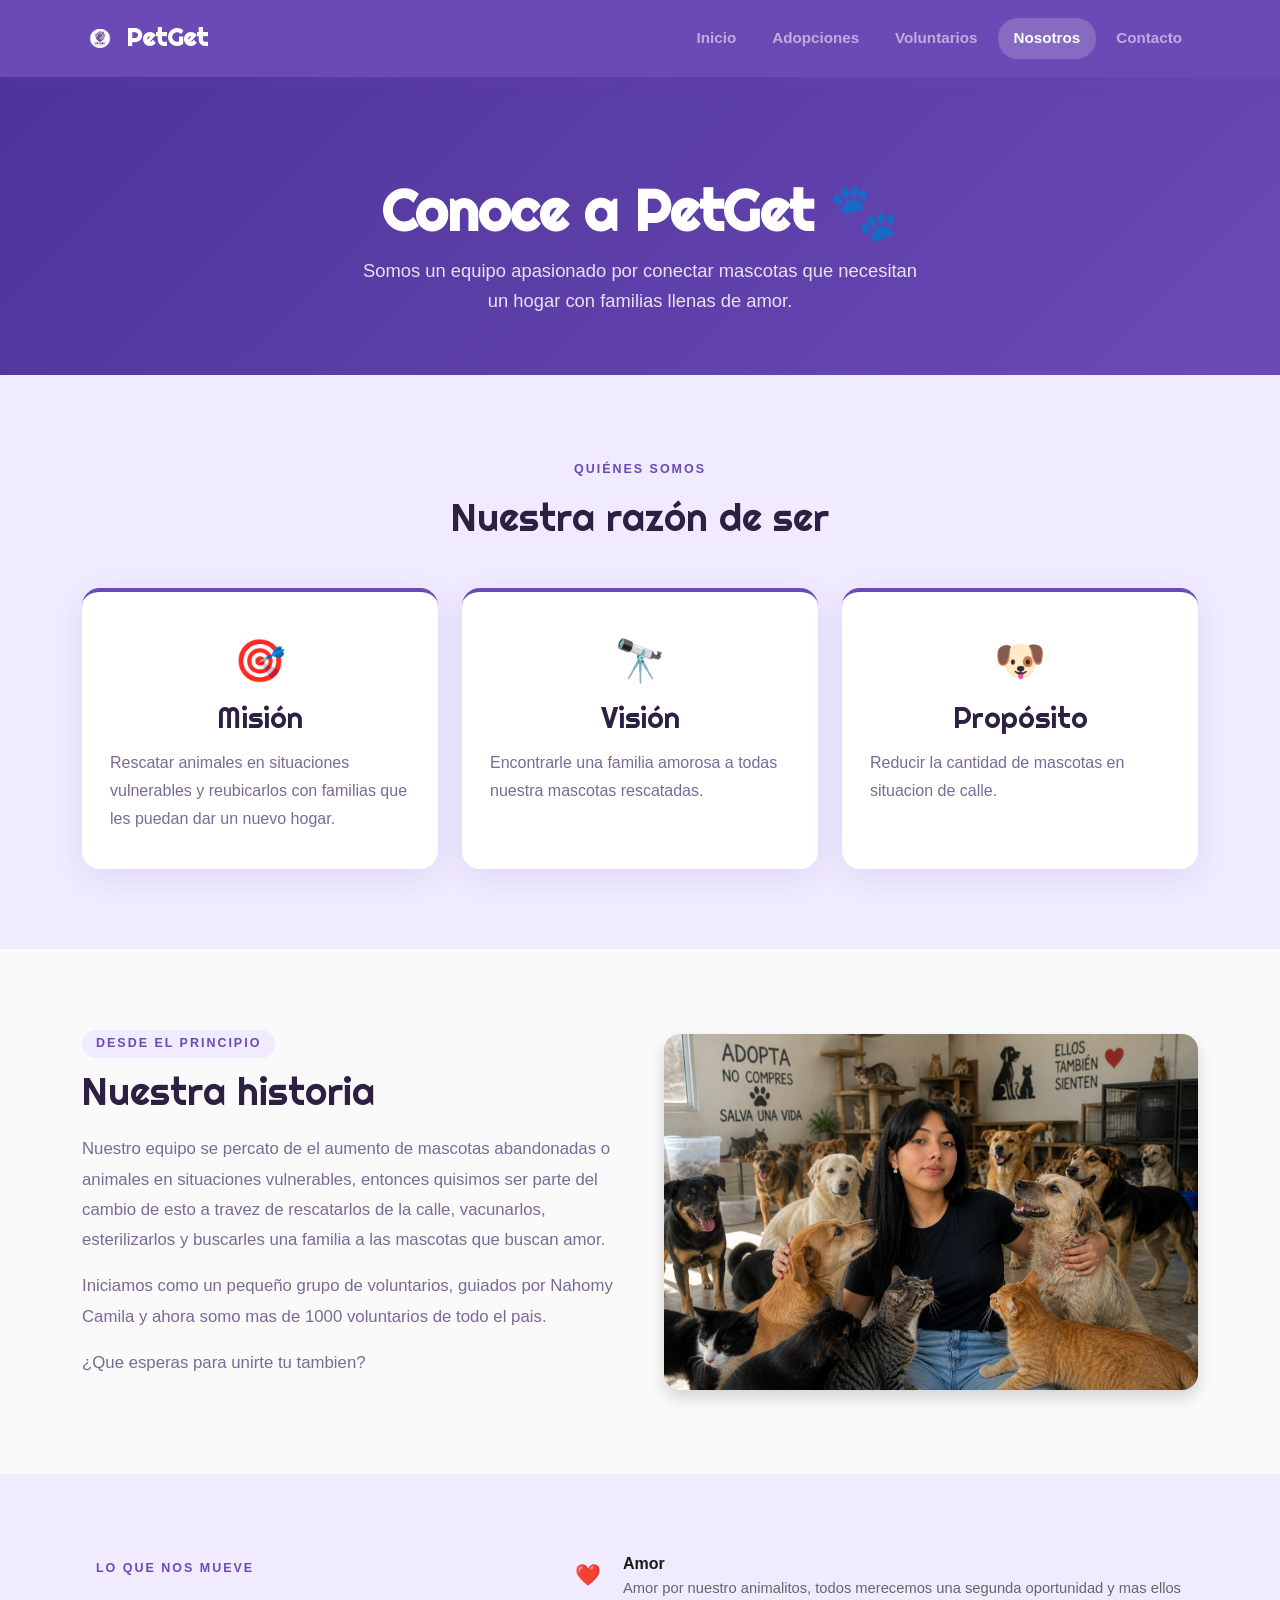
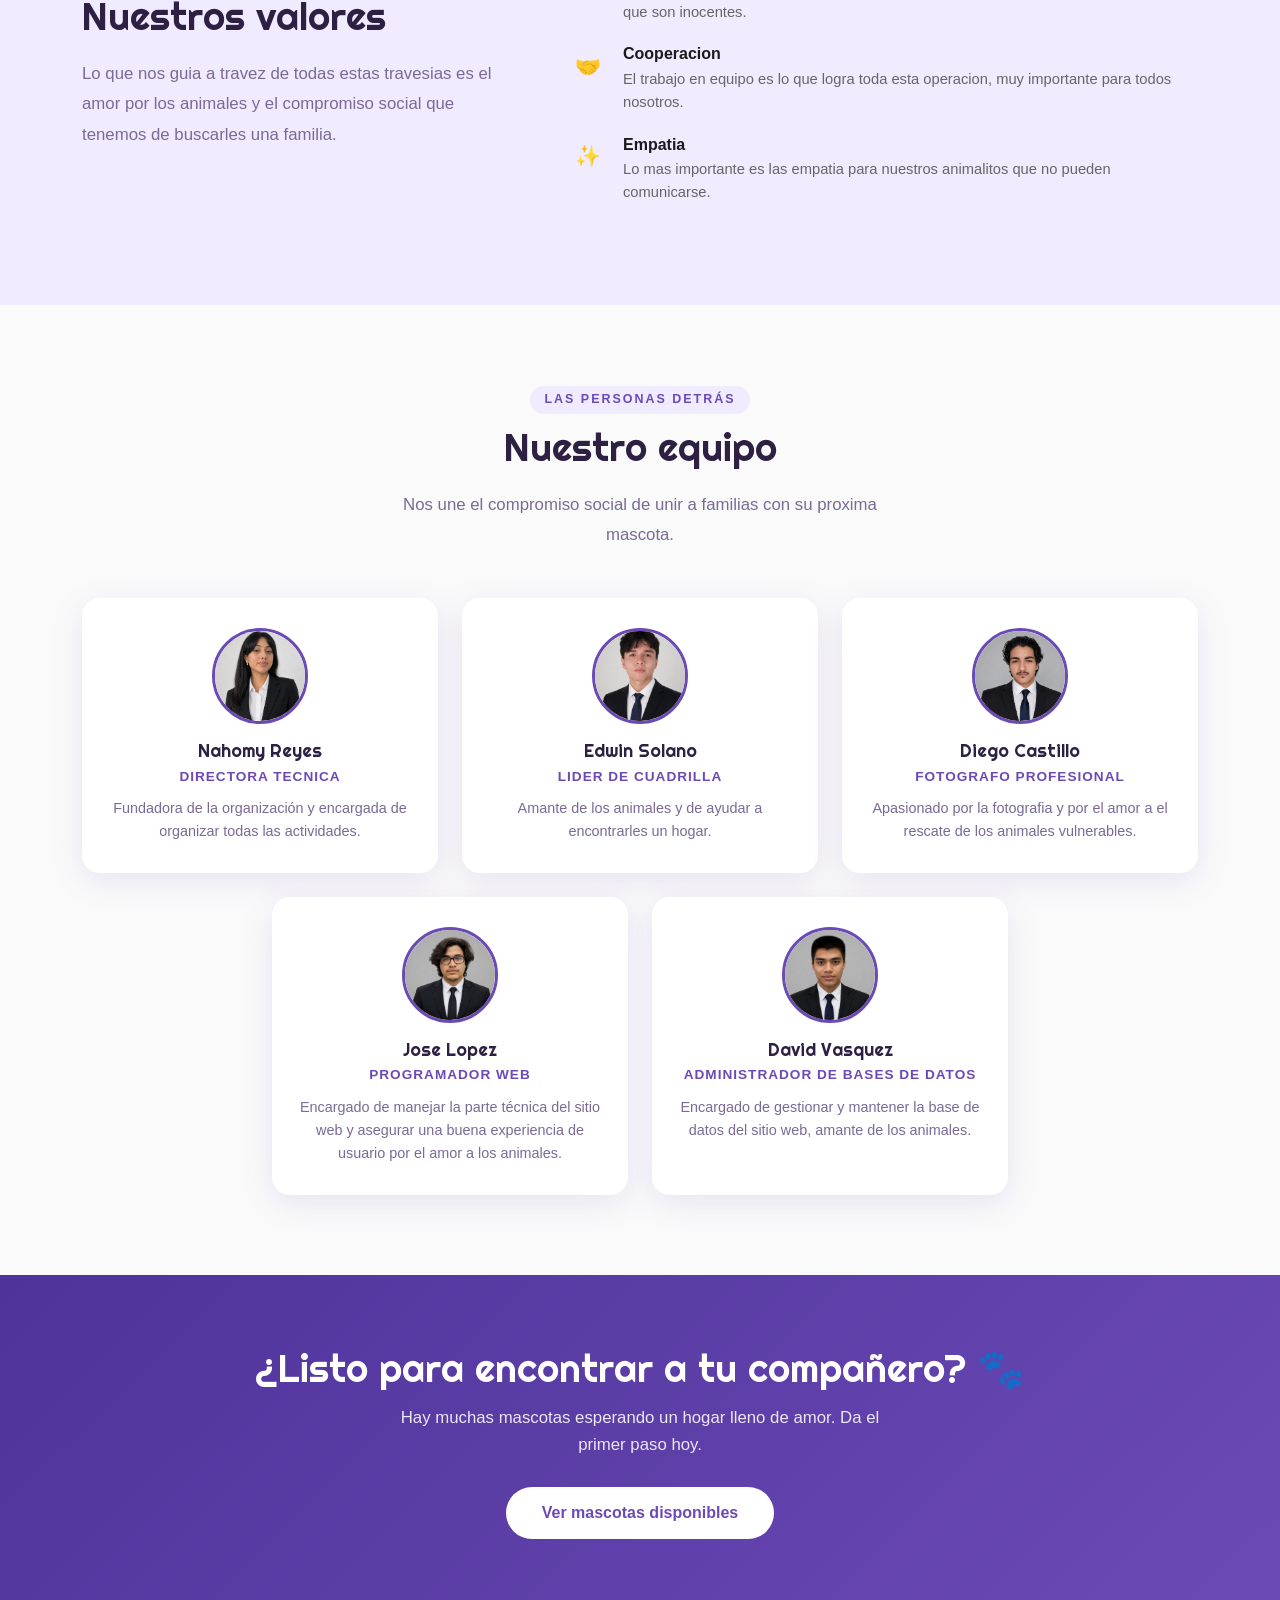
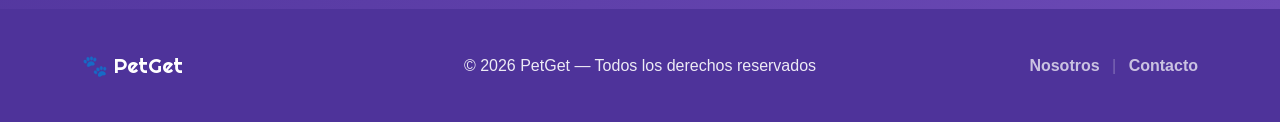
<file: pages/nosotros.html>
<!DOCTYPE html>
<html lang="es">

<head>
    <meta charset="UTF-8">
    <meta name="viewport" content="width=device-width, initial-scale=1.0">
    <title>PetGet — Nosotros</title>
    <link href="https://cdn.jsdelivr.net/npm/bootstrap@5.3.3/dist/css/bootstrap.min.css" rel="stylesheet">
    <link rel="stylesheet" href="../css/styles.css">
    <link href="https://fonts.googleapis.com/css2?family=Righteous&display=swap" rel="stylesheet">
    <link rel="icon" type="image/x-icon" href="../img/logo petget.ico" >

    <style>
        /* ── Hero de la página ── */
        .page-hero {
            background: linear-gradient(135deg, var(--purple-dark) 0%, var(--purple) 100%);
            color: #fff;
            padding: 100px 0 60px;
            text-align: center;
        }

        .page-hero h1 {
            font-family: 'Righteous', cursive;
            font-size: clamp(2rem, 5vw, 3.5rem);
            font-weight: 800;
            margin-bottom: 12px;
        }

        .page-hero p {
            font-size: 1.15rem;
            opacity: .85;
            max-width: 560px;
            margin: 0 auto;
        }

        /* ── Secciones genéricas ── */
        .about-section {
            padding: 80px 0;
        }

        .about-section:nth-of-type(even) {
            background: var(--purple-pale);
        }

        /* Sobreescribimos .section-label para esta página (hereda el del CSS global) */
        .about-section .section-label {
            background: var(--purple-pale);
            color: var(--purple);
        }

        .about-section .section-title {
            font-family: 'Righteous', cursive;
            color: var(--text);
            margin-bottom: 20px;
        }

        .section-body {
            font-size: 1.05rem;
            color: var(--muted);
            line-height: 1.8;
        }

        /* ── Tarjetas de Misión / Visión / Propósito ── */
        .mvv-card {
            background: #fff;
            border-radius: 18px;
            padding: 36px 28px;
            box-shadow: var(--card-shadow);
            border-top: 4px solid var(--purple);
            height: 100%;
            transition: transform .3s ease, box-shadow .3s ease;
        }

        .mvv-card:hover {
            transform: translateY(-6px);
            box-shadow: 0 16px 40px rgba(108, 74, 182, 0.22);
        }

        .mvv-icon {
            font-size: 2.6rem;
            margin-bottom: 6px;
            display: block;
        }

        .mvv-card h3 {
            font-family: 'Righteous', cursive;
            font-size: 1.8rem;
            color: var(--text);
            margin-bottom: 14px;
        }

        .mvv-card p {
            color: var(--muted);
            line-height: 1.75;
            margin: 0;
        }

        /* ── Lista de Valores ── */
        .value-list {
            list-style: none;
            padding: 0;
            margin: 0;
        }

        .value-list li {
            display: flex;
            align-items: flex-start;
            gap: 14px;
            margin-bottom: 20px;
        }

        .value-list li .value-icon {
            width: 42px;
            height: 42px;
            min-width: 42px;
            border-radius: 12px;
            background: var(--purple-pale);
            display: flex;
            align-items: center;
            justify-content: center;
            font-size: 1.3rem;
        }

        .value-list li .value-text h4 {
            font-size: 1rem;
            font-weight: 700;
            color: #1a1a1a;
            margin-bottom: 4px;
        }

        .value-list li .value-text p {
            color: #666;
            font-size: .92rem;
            margin: 0;
            line-height: 1.6;
        }

        /* ── Tarjetas del equipo ── */
        .team-card {
            background: #fff;
            border-radius: 18px;
            padding: 30px 20px;
            text-align: center;
            box-shadow: var(--card-shadow);
            height: 100%;
            transition: transform .3s ease;
        }

        .team-card:hover {
            transform: translateY(-5px);
        }

        .team-avatar {
            width: 96px;
            height: 96px;
            border-radius: 50%;
            object-fit: cover;
            margin: 0 auto 16px;
            display: block;
            border: 3px solid var(--purple);
        }

        .team-card h4 {
            font-family: 'Righteous', cursive;
            font-size: 1.1rem;
            color: var(--text);
            margin-bottom: 4px;
        }

        .team-card .team-role {
            font-size: .85rem;
            font-weight: 700;
            text-transform: uppercase;
            letter-spacing: 1px;
            color: var(--purple);
            margin-bottom: 10px;
        }

        .team-card p {
            color: var(--muted);
            font-size: .9rem;
            line-height: 1.6;
            margin: 0;
        }

        /* ── CTA final ── */
        .cta-strip {
            background: linear-gradient(135deg, var(--purple-dark) 0%, var(--purple) 100%);
            padding: 70px 0;
            text-align: center;
            color: #fff;
        }

        .cta-strip h2 {
            font-family: 'Righteous', cursive;
            font-size: clamp(1.6rem, 3vw, 2.4rem);
            margin-bottom: 14px;
        }

        .cta-strip p {
            font-size: 1.05rem;
            opacity: .88;
            max-width: 500px;
            margin: 0 auto 28px;
        }

        .btn-cta-white {
            background: #fff;
            color: var(--purple);
            border: none;
            border-radius: 50px;
            padding: 14px 36px;
            font-weight: 700;
            font-size: 1rem;
            transition: transform .25s ease, box-shadow .25s ease;
        }

        .btn-cta-white:hover {
            transform: translateY(-3px);
            box-shadow: 0 10px 25px rgba(239, 236, 247, 0.35);
            color: var(--white);
        }
    </style>
</head>

<body>

    <nav class="navbar navbar-expand-lg navbar-dark">
        <div class="container">
            <a class="navbar-brand fw-bold" href="../index.html">
                <img src="../img/logos.png" alt="PetGet logo" class="img-nav">PetGet
            </a>
            <button class="navbar-toggler" type="button" data-bs-toggle="collapse" data-bs-target="#menu">
                <span class="navbar-toggler-icon"></span>
            </button>
            <div class="collapse navbar-collapse" id="menu">
                <ul class="navbar-nav ms-auto text-center gap-1">
                    <li class="nav-item"><a class="nav-link" href="../index.html">Inicio</a></li>
                    <li class="nav-item"><a class="nav-link" href="adopciones.html">Adopciones</a></li>
                    <li class="nav-item"><a class="nav-link" href="voluntarios.html">Voluntarios</a></li>
                    <li class="nav-item"><a class="nav-link active" href="nosotros.html">Nosotros</a></li>
                    <li class="nav-item"><a class="nav-link" href="contacto.html">Contacto</a></li>
                </ul>
            </div>
        </div>
    </nav>

    <section class="page-hero">
        <div class="container">
            <h1>Conoce a PetGet 🐾</h1>
            <p>Somos un equipo apasionado por conectar mascotas que necesitan un hogar con familias llenas de amor.</p>
        </div>
    </section>

    <section class="about-section">
        <div class="container">
            <div class="text-center mb-5">
                <span class="section-label">Quiénes somos</span>
                <h2 class="section-title">Nuestra razón de ser</h2>
            </div>
            <div class="row g-4">

                <!-- MISIÓN -->
                <div class="col-md-4">
                    <div class="mvv-card">
                        <span class="mvv-icon text-center">🎯</span>
                        <h3 class="text-center">Misión</h3>
                        <p>
                            Rescatar animales en situaciones vulnerables y reubicarlos con familias que les puedan dar
                            un nuevo hogar.
                        </p>
                    </div>
                </div>

                <!-- VISIÓN -->
                <div class="col-md-4">
                    <div class="mvv-card">
                        <span class="mvv-icon text-center">🔭</span>
                        <h3 class="text-center">Visión</h3>
                        <p>
                            Encontrarle una familia amorosa a todas nuestra mascotas rescatadas.
                        </p>
                    </div>
                </div>

                <!-- PROPÓSITO -->
                <div class="col-md-4">
                    <div class="mvv-card">
                        <span class="mvv-icon text-center">🐶</span>
                        <h3 class="text-center">Propósito</h3>
                        <p>
                            Reducir la cantidad de mascotas en situacion de calle.
                        </p>
                    </div>
                </div>

            </div>
        </div>
    </section>

    <!-- Historia-->
    <section class="about-section">
        <div class="container">
            <div class="row align-items-center g-5">
                <div class="col-lg-6">
                    <span class="section-label">Desde el principio</span>
                    <h2 class="section-title">Nuestra historia</h2>
                    <p class="section-body">
                        Nuestro equipo se percato de el aumento de mascotas abandonadas o animales en situaciones
                        vulnerables, entonces quisimos ser parte del cambio de esto a travez de rescatarlos de la calle,
                        vacunarlos, esterilizarlos y buscarles una familia a las mascotas que buscan amor.
                    </p>
                    <p class="section-body mt-3">
                        Iniciamos como un pequeño grupo de voluntarios, guiados por Nahomy Camila y ahora somo mas de
                        1000 voluntarios de todo el pais.
                    </p>
                    <p class="section-body mt-3">
                        ¿Que esperas para unirte tu tambien?
                    </p>
                </div>
                <div class="col-lg-6 text-center">
                    <img src="../img/familia.png" alt="Historia PetGet" class="img-fluid rounded-4 shadow"
                        style="max-height: 400px; height: auto; object-fit:cover; width:100%;">
                </div>
            </div>
        </div>
    </section>

    <!--Valores -->
    <section class="about-section">
        <div class="container">
            <div class="row align-items-start g-5">
                <div class="col-lg-5">
                    <span class="section-label">Lo que nos mueve</span>
                    <h2 class="section-title">Nuestros valores</h2>
                    <p class="section-body">
                        Lo que nos guia a travez de todas estas travesias es el amor por los animales y el compromiso
                        social que tenemos de buscarles una familia.
                    </p>
                </div>
                <div class="col-lg-7">
                    <ul class="value-list">

                        <li>
                            <div class="value-icon">❤️</div>
                            <div class="value-text">
                                <h4>Amor</h4>
                                <p>Amor por nuestro animalitos, todos merecemos una segunda oportunidad y mas ellos que
                                    son inocentes.</p>
                            </div>
                        </li>

                        <li>
                            <div class="value-icon">🤝</div>
                            <div class="value-text">
                                <h4>Cooperacion</h4>
                                <p>El trabajo en equipo es lo que logra toda esta operacion, muy importante para todos
                                    nosotros.</p>
                            </div>
                        </li>

                        <li>
                            <div class="value-icon">✨</div>
                            <div class="value-text">
                                <h4>Empatia</h4>
                                <p>Lo mas importante es las empatia para nuestros animalitos que no pueden comunicarse.
                                </p>
                            </div>
                        </li>

                    </ul>
                </div>
            </div>
        </div>
    </section>

    <!-- Equipo -->
    <section class="about-section">
        <div class="container">
            <div class="text-center mb-5">
                <span class="section-label">Las personas detrás</span>
                <h2 class="section-title">Nuestro equipo</h2>
                <p class="section-body mx-auto" style="max-width:540px;">
                    Nos une el compromiso social de unir a familias con su proxima mascota.
                </p>
            </div>
            <div class="row g-4 justify-content-center">

                <div class="col-sm-6 col-lg-4">
                    <div class="team-card">
                        <div><img src="../img/cami.png" alt="Edwin" class="team-avatar"></div>
                        <h4>Nahomy Reyes</h4>
                        <p class="team-role">Directora Tecnica</p>
                        <p>Fundadora de la organización y encargada de organizar todas las actividades.</p>
                    </div>
                </div>

                <div class="col-sm-6 col-lg-4">
                    <div class="team-card">
                        <div><img src="../img/edwin.png" alt="Edwin" class="team-avatar"></div>
                        <h4>Edwin Solano</h4>
                        <p class="team-role">Lider de cuadrilla</p>
                        <p>Amante de los animales y de ayudar a encontrarles un hogar.</p>
                    </div>
                </div>

                <div class="col-sm-6 col-lg-4">
                    <div class="team-card">
                        <div><img src="../img/diego.png" alt="Diego" class="team-avatar"></div>
                        <h4>Diego Castillo</h4>
                        <p class="team-role">Fotografo Profesional</p>
                        <p>Apasionado por la fotografia y por el amor a el rescate de los animales vulnerables.</p>
                    </div>
                </div>

                <div class="col-sm-6 col-lg-4">
                    <div class="team-card">
                        <div><img src="../img/jose.png" alt="Jose" class="team-avatar"></div>
                        <h4>Jose Lopez</h4>
                        <p class="team-role">Programador Web</p>
                        <p>Encargado de manejar la parte técnica del sitio web y asegurar una buena experiencia de
                            usuario por el amor a los animales.</p>
                    </div>
                </div>

                <div class="col-sm-6 col-lg-4">
                    <div class="team-card">
                        <div><img src="../img/david.png" alt="David" class="team-avatar"></div>
                        <h4>David Vasquez</h4>
                        <p class="team-role">Administrador de bases de datos</p>
                        <p>Encargado de gestionar y mantener la base de datos del sitio web, amante de los animales.</p>
                    </div>
                </div>

            </div>
        </div>
    </section>

    <!-- Cita final -->
    <section class="cta-strip">
        <div class="container">
            <h2>¿Listo para encontrar a tu compañero? 🐾</h2>
            <p>Hay muchas mascotas esperando un hogar lleno de amor. Da el primer paso hoy.</p>
            <a href="adopciones.html" class="btn btn-cta-white">Ver mascotas disponibles</a>
        </div>
    </section>

    <!-- footer -->
    <footer>
        <div class="container">
            <div class="row align-items-center">
                <div class="col-md-4 text-center text-md-start mb-2 mb-md-0">
                    <span class="footer-brand">🐾 PetGet</span>
                </div>
                <div class="col-md-4 text-center mb-2 mb-md-0">
                    <span>© 2026 PetGet — Todos los derechos reservados</span>
                </div>
                <div class="col-md-4 text-center text-md-end">
                    <a href="nosotros.html">Nosotros</a>
                    <span class="mx-2" style="opacity:0.3">|</span>
                    <a href="contacto.html">Contacto</a>
                </div>
            </div>
        </div>
    </footer>

    <script src="https://cdn.jsdelivr.net/npm/bootstrap@5.3.3/dist/js/bootstrap.bundle.min.js"></script>
</body>

</html>
</file>
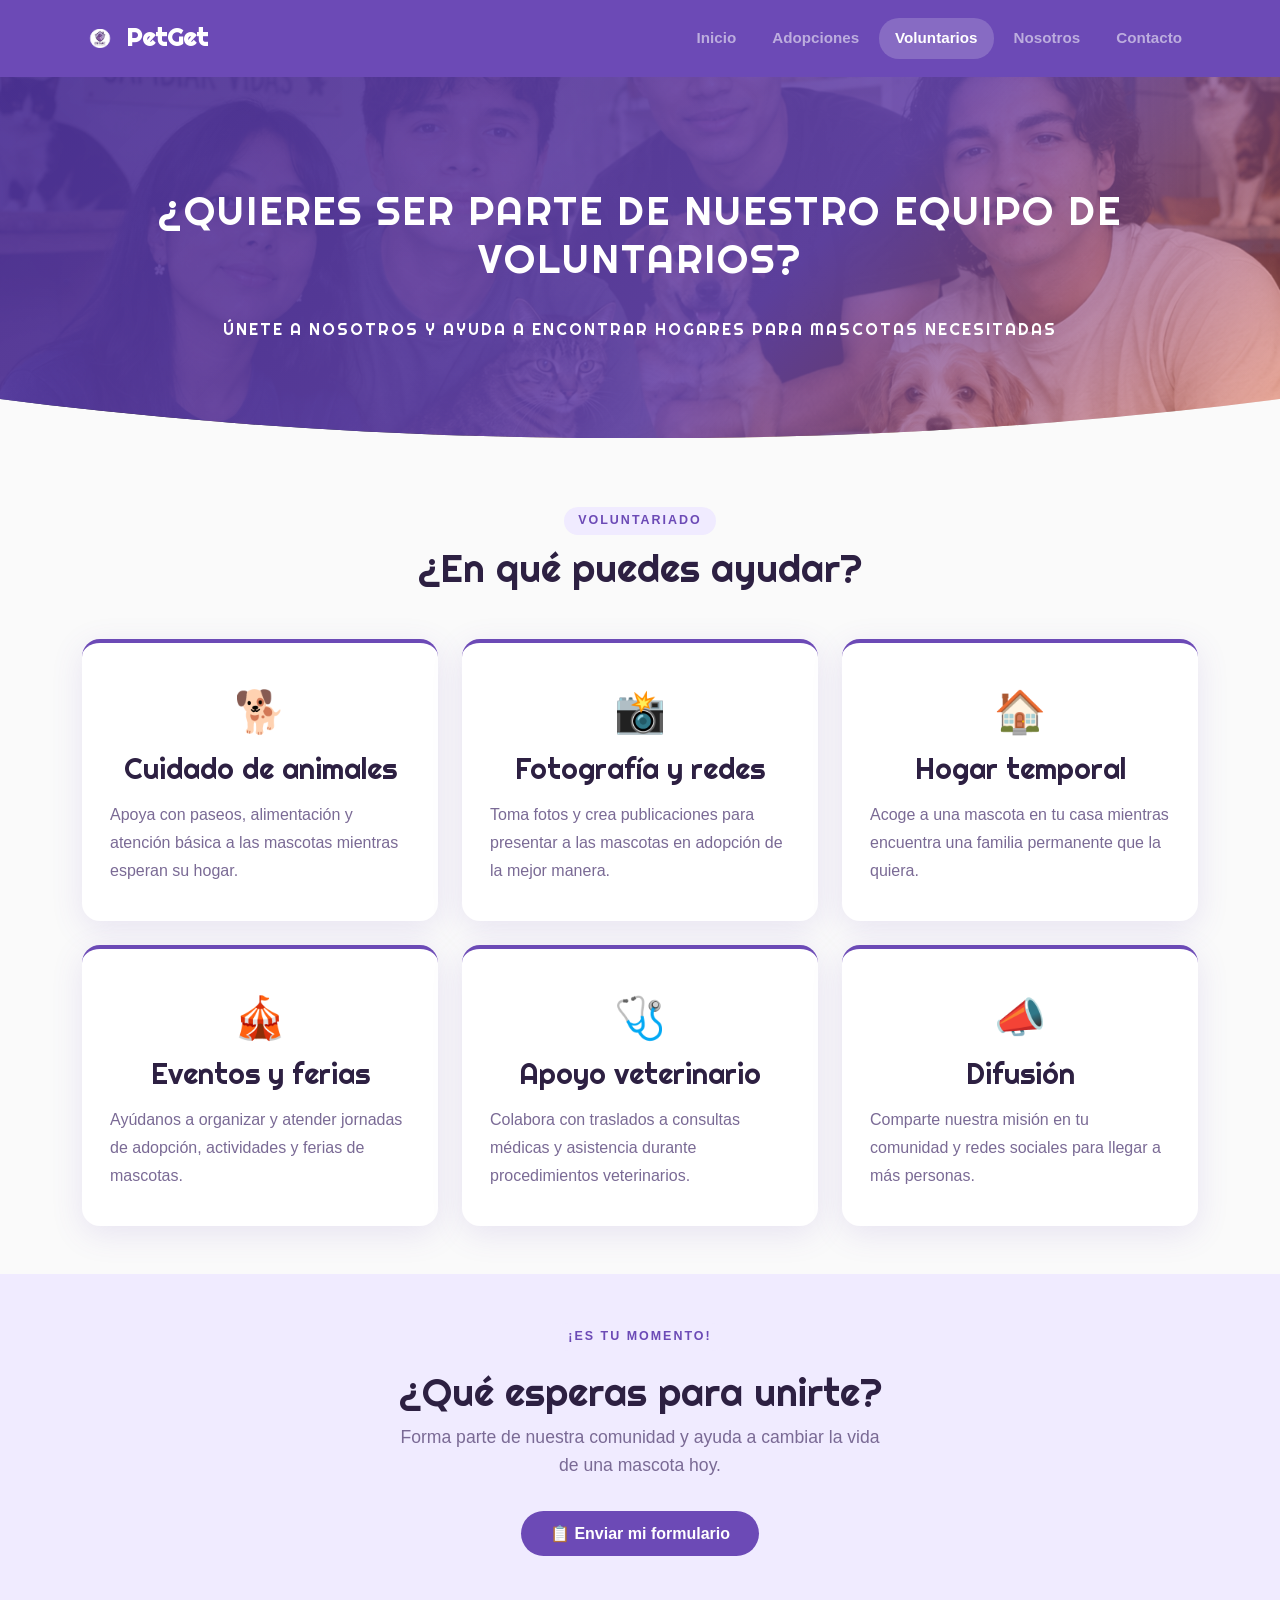
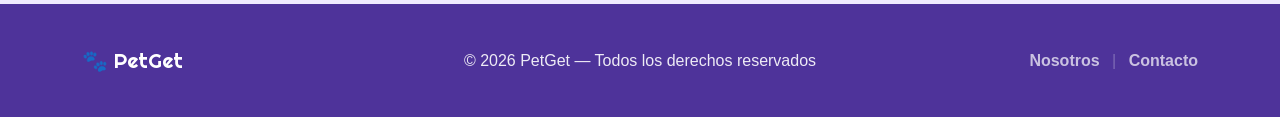
<file: pages/voluntarios.html>
<!DOCTYPE html>
<html lang="es">

<head>
    <meta charset="UTF-8">
    <meta name="viewport" content="width=device-width, initial-scale=1.0">
    <title>PetGet — Nosotros</title>
    <link href="https://cdn.jsdelivr.net/npm/bootstrap@5.3.3/dist/css/bootstrap.min.css" rel="stylesheet">
    <link rel="stylesheet" href="../css/styles.css">
    <link href="https://fonts.googleapis.com/css2?family=Righteous&display=swap" rel="stylesheet">
    <link rel="icon" type="image/x-icon" href="../img/logo petget.ico" >

    <style>
        .catalog-header {
            padding: 110px 20px 80px;
            background:
                linear-gradient(135deg, rgba(78, 51, 154, 0.92) 0%, rgba(108, 74, 182, 0.85) 60%, rgba(255, 112, 67, 0.45) 100%),
                url('../img/EquipoDeVoluntarios.png') center/cover no-repeat;
            color: white;
            text-align: center;
            clip-path: ellipse(110% 100% at 50% 0%);
            margin-bottom: 20px;
            position: relative;
        }

        .catalog-header-volu h1 {
            font-family: 'Righteous', cursive;
            font-size: clamp(2rem, 5vw, 3.2rem);
            letter-spacing: 1.5px;
            text-transform: uppercase;
            margin-bottom: 12px;
            text-shadow: 0 4px 20px rgba(0, 0, 0, 0.3);
        }

        .catalog-header-volu p {
            font-size: 1.15rem;
            opacity: 0.92;
            max-width: 500px;
            margin: 0 auto;
        }

        .mvv-card {
            background: #fff;
            border-radius: 18px;
            padding: 36px 28px;
            box-shadow: var(--card-shadow);
            border-top: 4px solid var(--purple);
            height: 100%;
            transition: transform .3s ease, box-shadow .3s ease;
        }

        .mvv-card:hover {
            transform: translateY(-6px);
            box-shadow: 0 16px 40px rgba(108, 74, 182, 0.22);
        }

        .mvv-icon {
            font-size: 2.6rem;
            margin-bottom: 6px;
            display: block;
        }

        .mvv-card h3 {
            font-family: 'Righteous', cursive;
            font-size: 1.8rem;
            color: var(--text);
            margin-bottom: 14px;
        }

        .mvv-card p {
            color: var(--muted);
            line-height: 1.75;
            margin: 0;
        }
    </style>
</head>

<body>

    <nav class="navbar navbar-expand-lg navbar-dark">
        <div class="container">
            <a class="navbar-brand fw-bold" href="../index.html">
                <img src="../img/logos.png" alt="PetGet logo" class="img-nav">PetGet
            </a>
            <button class="navbar-toggler" type="button" data-bs-toggle="collapse" data-bs-target="#menu">
                <span class="navbar-toggler-icon"></span>
            </button>
            <div class="collapse navbar-collapse" id="menu">
                <ul class="navbar-nav ms-auto text-center gap-1">
                    <li class="nav-item"><a class="nav-link" href="../index.html">Inicio</a></li>
                    <li class="nav-item"><a class="nav-link" href="adopciones.html">Adopciones</a></li>
                    <li class="nav-item"><a class="nav-link active" href="voluntarios.html">Voluntarios</a></li>
                    <li class="nav-item"><a class="nav-link" href="nosotros.html">Nosotros</a></li>
                    <li class="nav-item"><a class="nav-link" href="contacto.html">Contacto</a></li>
                </ul>
            </div>
        </div>
    </nav>

    <header class="catalog-header text-center text-white hero-title">
        <h1>¿Quieres ser parte de nuestro equipo de voluntarios?</h1><br>
        <p>Únete a nosotros y ayuda a encontrar hogares para mascotas necesitadas</p>
    </header>

    <section class="py-5">
        <div class="container">
            <div class="text-center mb-5">
                <span class="section-label">Voluntariado</span>
                <h2 class="section-title">¿En qué puedes ayudar?</h2>
            </div>
            <div class="row g-4">

                <div class="col-md-4">
                    <div class="mvv-card">
                        <span class="mvv-icon text-center">🐕</span>
                        <h3 class="text-center">Cuidado de animales</h3>
                        <p>Apoya con paseos, alimentación y atención básica a las mascotas mientras esperan su hogar.
                        </p>
                    </div>
                </div>

                <div class="col-md-4">
                    <div class="mvv-card">
                        <span class="mvv-icon text-center">📸</span>
                        <h3 class="text-center">Fotografía y redes</h3>
                        <p>Toma fotos y crea publicaciones para presentar a las mascotas en adopción de la mejor manera.
                        </p>
                    </div>
                </div>

                <div class="col-md-4">
                    <div class="mvv-card">
                        <span class="mvv-icon text-center">🏠</span>
                        <h3 class="text-center">Hogar temporal</h3>
                        <p>Acoge a una mascota en tu casa mientras encuentra una familia permanente que la quiera.</p>
                    </div>
                </div>

                <div class="col-md-4">
                    <div class="mvv-card">
                        <span class="mvv-icon text-center">🎪</span>
                        <h3 class="text-center">Eventos y ferias</h3>
                        <p>Ayúdanos a organizar y atender jornadas de adopción, actividades y ferias de mascotas.</p>
                    </div>
                </div>

                <div class="col-md-4">
                    <div class="mvv-card">
                        <span class="mvv-icon text-center">🩺</span>
                        <h3 class="text-center">Apoyo veterinario</h3>
                        <p>Colabora con traslados a consultas médicas y asistencia durante procedimientos veterinarios.
                        </p>
                    </div>
                </div>

                <div class="col-md-4">
                    <div class="mvv-card">
                        <span class="mvv-icon text-center">📣</span>
                        <h3 class="text-center">Difusión</h3>
                        <p>Comparte nuestra misión en tu comunidad y redes sociales para llegar a más personas.</p>
                    </div>
                </div>

            </div>
        </div>
    </section>

    <!-- CTA - Únete -->
    <section class="py-5 text-center" style="background: var(--purple-pale);">
        <div class="container">
            <span class="section-label">¡Es tu momento!</span>
            <h2 class="section-title mt-2">¿Qué esperas para unirte?</h2>
            <p style="color: var(--muted); font-size: 1.1rem; max-width: 480px; margin: 0 auto 2rem;">
                Forma parte de nuestra comunidad y ayuda a cambiar la vida de una mascota hoy.
            </p>
            <button class="btn-adopt" onclick="abrirFormulario()">
                📋 Enviar mi formulario
            </button>
        </div>
    </section>

    <!-- MODAL VOLUNTARIO -->
    <div class="modal fade" id="voluntarioModal">
        <div class="modal-dialog modal-lg">
            <div class="modal-content">

                <div class="modal-header">
                    <h5>Formulario de voluntariado</h5>
                    <button class="btn-close" data-bs-dismiss="modal"></button>
                </div>

                <div class="modal-body">

                    <!-- FORMULARIO -->
                    <div id="vFormView">
                        <form id="voluntarioForm">

                            <div class="row g-3">
                                <div class="col-md-6">
                                    <input type="text" class="form-control" placeholder="Nombre completo" required>
                                </div>
                                <div class="col-md-6">
                                    <input type="email" class="form-control" placeholder="Correo electrónico" required>
                                </div>
                                <div class="col-md-6">
                                    <input type="tel" class="form-control" placeholder="22736000" pattern="[0-9]{8}" required>
                                </div>
                                <div class="col-md-6">
                                    <select class="form-control" required>
                                        <option value="">Área de interés</option>
                                        <option>Cuidado de animales</option>
                                        <option>Fotografía y redes</option>
                                        <option>Hogar temporal</option>
                                        <option>Eventos y ferias</option>
                                        <option>Apoyo veterinario</option>
                                        <option>Difusión</option>
                                    </select>
                                </div>
                                <div class="col-md-6">
                                    <select class="form-control" required>
                                        <option value="">Disponibilidad</option>
                                        <option>Mañana</option>
                                        <option>Tarde</option>
                                        <option>Noche</option>
                                        <option>Fines de semana</option>
                                    </select>
                                </div>
                                <div class="col-md-6">
                                    <select class="form-control" required>
                                        <option value="">¿Tienes mascotas?</option>
                                        <option>Sí</option>
                                        <option>No</option>
                                    </select>
                                </div>
                                <div class="col-12">
                                    <textarea class="form-control" rows="3"
                                        placeholder="¿Por qué quieres ser voluntario?"></textarea>
                                </div>
                                <div class="col-12">
                                    <button type="submit" class="btn-adopt w-100"
                                        style="border:none; cursor:pointer; padding: 0.8rem; font-size: 1.05rem; border-radius: 50px;">
                                        Enviar solicitud
                                    </button>
                                </div>
                            </div>

                        </form>
                    </div>

                    <!-- CONFIRMACIÓN -->
                    <div id="vSuccessView" style="display:none; text-align:center; padding: 30px;">
                        <h4>🎉 ¡Solicitud enviada!</h4>
                        <p>Nos pondremos en contacto contigo muy pronto. ¡Gracias por unirte!</p>
                        <button class="btn-adopt mt-3"
                            style="border:none; cursor:pointer; padding: 0.6rem 1.8rem; border-radius:50px;"
                            data-bs-dismiss="modal">
                            Cerrar
                        </button>
                    </div>

                </div>
            </div>
        </div>
    </div>
    <!-- footer -->
    <footer>
        <div class="container">
            <div class="row align-items-center">
                <div class="col-md-4 text-center text-md-start mb-2 mb-md-0">
                    <span class="footer-brand">🐾 PetGet</span>
                </div>
                <div class="col-md-4 text-center mb-2 mb-md-0">
                    <span>© 2026 PetGet — Todos los derechos reservados</span>
                </div>
                <div class="col-md-4 text-center text-md-end">
                    <a href="nosotros.html">Nosotros</a>
                    <span class="mx-2" style="opacity:0.3">|</span>
                    <a href="contacto.html">Contacto</a>
                </div>
            </div>
        </div>
    </footer>

    <script src="../js/voluntarios.js"></script>
    <script src="https://cdn.jsdelivr.net/npm/bootstrap@5.3.3/dist/js/bootstrap.bundle.min.js"></script>
</body>

</html>
</file>
<file: css/styles.css>
/* ── 1. VARIABLES Y RESET ── */
:root {
    --purple: #6C4AB6;
    --purple-dark: #4e339a;
    --purple-light: #9b7de0;
    --purple-pale: #f0ebff;
    --accent: #FF7043;
    --text: #2d2042;
    --muted: #7a6a95;
    --white: #ffffff;
    --card-shadow: 0 8px 32px rgba(108, 74, 182, 0.13);
}

* {
    margin: 0;
    padding: 0;
    box-sizing: border-box;
}

body {
    font-family: 'Nunito', sans-serif; /* Priorizamos Nunito para lectura, Righteous para títulos */
    color: var(--text);
    background: #fafafa;
    overflow-x: hidden;
    line-height: 1.6;
}

/* ── 2. NAVBAR ── */
.navbar {
    background: var(--purple) !important;
    padding: 0.9rem 0;
    box-shadow: 0 2px 16px rgba(108, 74, 182, 0.25);
}

.navbar-brand {
    font-family: 'Righteous', cursive;
    font-size: 1.5rem;
    display: flex;
    align-items: center;
    gap: 8px;
}

.img-nav {
    height: 36px;
    width: 36px;
    object-fit: contain;
    border-radius: 50%;
}

.nav-link {
    font-weight: 700;
    font-size: 0.95rem;
    padding: 0.5rem 1rem !important;
    border-radius: 20px;
    transition: background 0.2s, color 0.2s;
}

.nav-link:hover,
.nav-link.active {
    background: rgba(255, 255, 255, 0.18);
    color: #fff !important;
}

/* ──  HERO SECTION ── */
.hero {
    min-height: 88vh;
    background: linear-gradient(135deg, rgba(78, 51, 154, 0.88) 0%, rgba(108, 74, 182, 0.78) 60%, rgba(255, 112, 67, 0.55) 100%),
        url('../img/pets.jpg') center/cover no-repeat;
    display: flex;
    justify-content: center;
    align-items: center;
    text-align: center;
    position: relative;
    z-index: 2;
    padding: 80px 24px 0;
}

.hero-title {
    font-family: 'Righteous', cursive;
    text-transform: uppercase; /* Hace que se vea más imponente */
    letter-spacing: 2px;
}

#hero-line-1 {
    display: block;
    font-size: clamp(1.5rem, 4vw, 2.5rem); /* Tamaño adaptativo */
    color: #ffffff;
    margin-bottom: 5px;
    font-weight: 400;
}


#hero-line-2 {
    display: block;
    font-size: clamp(2.5rem, 8vw, 5rem); 
    background: linear-gradient(45deg, #FF7043, #FFCA28);
    -webkit-background-clip: text;
    -webkit-text-fill-color: transparent;
    filter: drop-shadow(0px 4px 10px rgba(0, 0, 0, 0.3));
    line-height: 1;
}

.hero-subtitle {
    font-size: clamp(1rem, 1.5vw, 1.25rem);
    color: white;
    max-width: 600px;
    margin: 0 auto 30px;
    opacity: 0.95;
}

.hero-subtitle2{
    font-size: clamp(1rem, 1.5vw, 1.25rem);
    max-width: 600px;
    opacity: 0.95;
}
.btn-hero {
    background: var(--accent);
    color: #fff;
    font-weight: 800;
    padding: 0.8rem 2.5rem;
    border-radius: 50px;
    transition: transform 0.2s, box-shadow 0.2s;
    border: none;
    display: inline-block;
}

.btn-hero:hover {
    transform: translateY(-3px);
    box-shadow: 0 8px 20px rgba(255, 112, 67, 0.4);
    background: #e8633a;
    color: #fff;
}

/* ── ELEMENTOS COMUNES DE SECCIÓN ── */
.section-label {
    display: inline-block;
    background: var(--purple-pale);
    color: var(--purple);
    font-weight: 800;
    font-size: 0.78rem;
    letter-spacing: 2px;
    text-transform: uppercase;
    padding: 4px 14px;
    border-radius: 50px;
    margin-bottom: 10px;
}

.section-title {
    font-family: 'Righteous', cursive;
    font-size: clamp(1.8rem, 3vw, 2.5rem);
    color: var(--text);
}

.section-subtitle {
    color: var(--muted);
    font-size: 1.1rem;
    margin-bottom: 40px;
}

/* ── 5. CAROUSEL SECTION ── */
.carousel-section {
    padding: 100px 0;
    background: #fff;
}

.pet-carousel .carousel-inner {
    border-radius: 24px;
    box-shadow: var(--card-shadow);
}


.pet-carousel .carousel-indicators {
    bottom: 30px; /* Sube un poco la posición */
    margin-bottom: 0;
    align-items: center;
}

.pet-carousel .carousel-indicators [data-bs-target] {
    width: 35px;         
    height: 7px;       
    border-radius: 10px;
    background-color: rgba(255, 255, 255, 0.4); 
    border: none;        
    margin: 0 6px;
    transition: all 0.4s ease; 
    opacity: 1;         
}

/* Estilo para la barra activa */
.pet-carousel .carousel-indicators .active {
    width: 60px; /* Se estira cuando está activa  */
    background: linear-gradient(to right, var(--accent), #FFB300) !important;
    box-shadow: 0 0 15px rgba(255, 112, 67, 0.6);
}

/* Ajuste extra para las flechas del carrusel*/
.pet-carousel .carousel-control-prev-icon,
.pet-carousel .carousel-control-next-icon {
    width: 1.5rem;
    height: 1.5rem;
}

.carousel-item {
    height: 500px; 
}

.carousel-item img {
    width: 100%;
    height: 100%;
    object-fit: cover;
    filter: brightness(0.8);
}

.carousel-caption-custom {
    position: absolute;
    bottom: 0;
    left: 0;
    right: 0;
    padding: 80px 50px 40px;
    background: linear-gradient(to top, rgba(44, 30, 90, 0.9) 0%, transparent 100%);
    text-align: left;
    color: #fff;
}

.carousel-caption-custom .pet-tag {
    display: inline-block;
    background: var(--accent);
    padding: 4px 12px;
    border-radius: 50px;
    font-size: 0.75rem;
    font-weight: 800;
    margin-bottom: 10px;
}

.carousel-caption-custom h3 {
    font-family: 'Righteous', cursive;
    font-size: 2.2rem;
}

.pet-carousel .carousel-control-prev,
.pet-carousel .carousel-control-next {
    width: 50px;
    height: 50px;
    background: rgba(255, 255, 255, 0.2);
    border-radius: 50%;
    top: 50%;
    transform: translateY(-50%);
    backdrop-filter: blur(4px);
}

.pet-carousel .carousel-indicators .active {
    background: var(--accent);
    transform: scale(1.2);
}

/* ──  STATS SECTION ── */
.stats {
    padding: 100px 0;
    background: linear-gradient(180deg, var(--purple) 0%, var(--purple-dark) 100%);
}

.stats-grid {
    display: grid;
    grid-template-columns: repeat(auto-fit, minmax(200px, 1fr));
    gap: 32px;
}

.stat-item {
    text-align: center;
}

.stat-number {
    font-family: 'Righteous', cursive;
    font-size: clamp(2.5rem, 4vw, 3.5rem);
    color: #fff;
    line-height: 1.1;
}

.stat-label {
    color: rgba(255, 255, 255, 0.8);
    font-weight: 600;
    margin-top: 8px;
}

/* ──  TESTIMONIALS ── */
.testimonials {
    padding: 100px 0;
    background: #fafafa;
}

.testimonials-grid {
    display: grid;
    grid-template-columns: repeat(auto-fit, minmax(300px, 1fr));
    gap: 32px;
    margin-top: 40px;
}

.testimonial-card {
    background: #fff;
    padding: 40px;
    border-radius: 20px;
    text-align: center;
    box-shadow: 0 4px 20px rgba(0,0,0,0.05);
    transition: transform 0.3s;
}

.testimonial-card:hover {
    transform: translateY(-10px);
}

.testimonial-img-wrap {
    width: 100px;
    height: 100px;
    border-radius: 50%;
    overflow: hidden;
    margin: 0 auto 20px;
}

.testimonial-img {
    width: 100%;
    height: 100%;
    object-fit: cover;
}

.quote-icon {
    width: 30px;
    color: var(--purple-light);
    margin-bottom: 15px;
}

/* ──  FEATURED PETS (CARDS) ── */
.featured-section {
    padding: 100px 0;
    background: var(--purple-pale);
}

.pet-card {
    border: none;
    border-radius: 20px;
    overflow: hidden;
    box-shadow: var(--card-shadow);
    transition: transform 0.3s;
}

.pet-card:hover {
    transform: translateY(-10px);
}

.pet-card .img-wrapper {
    height: 220px;
    overflow: hidden;
    position: relative;
}

.pet-card .card-img-top {
    height: 100%;
    object-fit: cover;
}

.pet-badge {
    position: absolute;
    top: 15px;
    left: 15px;
    background: var(--purple);
    color: #fff;
    padding: 4px 12px;
    border-radius: 50px;
    font-size: 0.75rem;
    font-weight: 800;
}

.btn-adopt {
    background: var(--purple);
    color: #fff;
    border-radius: 50px;
    padding: 0.6rem 1.8rem;
    font-weight: 700;
    border: none;
}

.btn-adopt:hover {
    background: var(--purple-dark);
    color: #fff;
}

/* ──  FOOTER ── */
footer {
    background: var(--purple-dark);
    color: rgba(255, 255, 255, 0.9);
    padding: 40px 0;
}

footer .footer-brand {
    font-family: 'Righteous', cursive;
    font-size: 1.3rem;
    color: #fff;
}

footer a {
    color: rgba(255, 255, 255, 0.7);
    text-decoration: none;
    font-weight: 600;
}

footer a:hover {
    color: #fff;
}
/* Ajuste para el texto del copyright */
/* ──  ANIMATIONS ── */
@keyframes fadeUp {
    from { opacity: 0; transform: translateY(20px); }
    to { opacity: 1; transform: translateY(0); }
}

.hero-content > * {
    animation: fadeUp 0.8s ease-out both;
}

/* Cabecera del Catálogo */
.catalog-header {
    padding: 100px 0 60px;
    background: linear-gradient(135deg, var(--purple-dark) 0%, var(--purple) 100%);
    clip-path: ellipse(100% 100% at 50% 0%); /* Inverso al hero principal */
    margin-bottom: 40px;
}

/* Botones de Filtro Modernos */
.btn-filter {
    background: #fff;
    border: 2px solid var(--purple-pale);
    color: var(--purple);
    padding: 10px 25px;
    border-radius: 50px;
    font-weight: 700;
    transition: all 0.3s ease;
}

.btn-filter:hover, .btn-filter.active {
    background: var(--purple);
    color: #fff;
    border-color: var(--purple);
    box-shadow: 0 5px 15px rgba(108, 74, 182, 0.3);
    transform: translateY(-2px);
}

/* Ajustes a las Cards del Catálogo */
.pet-card {
    border: 1px solid rgba(0,0,0,0.05);
}

.pet-card .img-wrapper {
    height: 200px;
    position: relative;
    overflow: hidden;
}

.pet-card .img-wrapper img {
    transition: transform 0.5s ease;
}

.pet-card:hover .img-wrapper img {
    transform: scale(1.1);
}

.pet-badge {
    z-index: 2;
    box-shadow: 0 4px 8px rgba(0,0,0,0.2);
}



/* LOGO DEL INDEX  */

.logo-navbar{

    width: 70px !important;
    height: 70px !important;

    object-fit: cover;

    border-radius: 50%;

    margin-right: 10px;
}

.sponsors-container {
    display: flex;
    justify-content: center;
    align-items: center;
    gap: 30px;
    flex-wrap: wrap;
}

.sponsor-card {
    display: flex;
    justify-content: center;
    align-items: center;
}

.sponsor-logo {
    width: 180px;
    max-width: 100%;
    height: auto;
    object-fit: contain;
}

/* Responsive */
@media (max-width: 768px) {
    .sponsor-logo {
        width: 130px;
    }

    .sponsors-container {
        gap: 20px;
    }
}

@media (max-width: 480px) {
    .sponsor-logo {
        width: 100px;
    }
}
</file>
